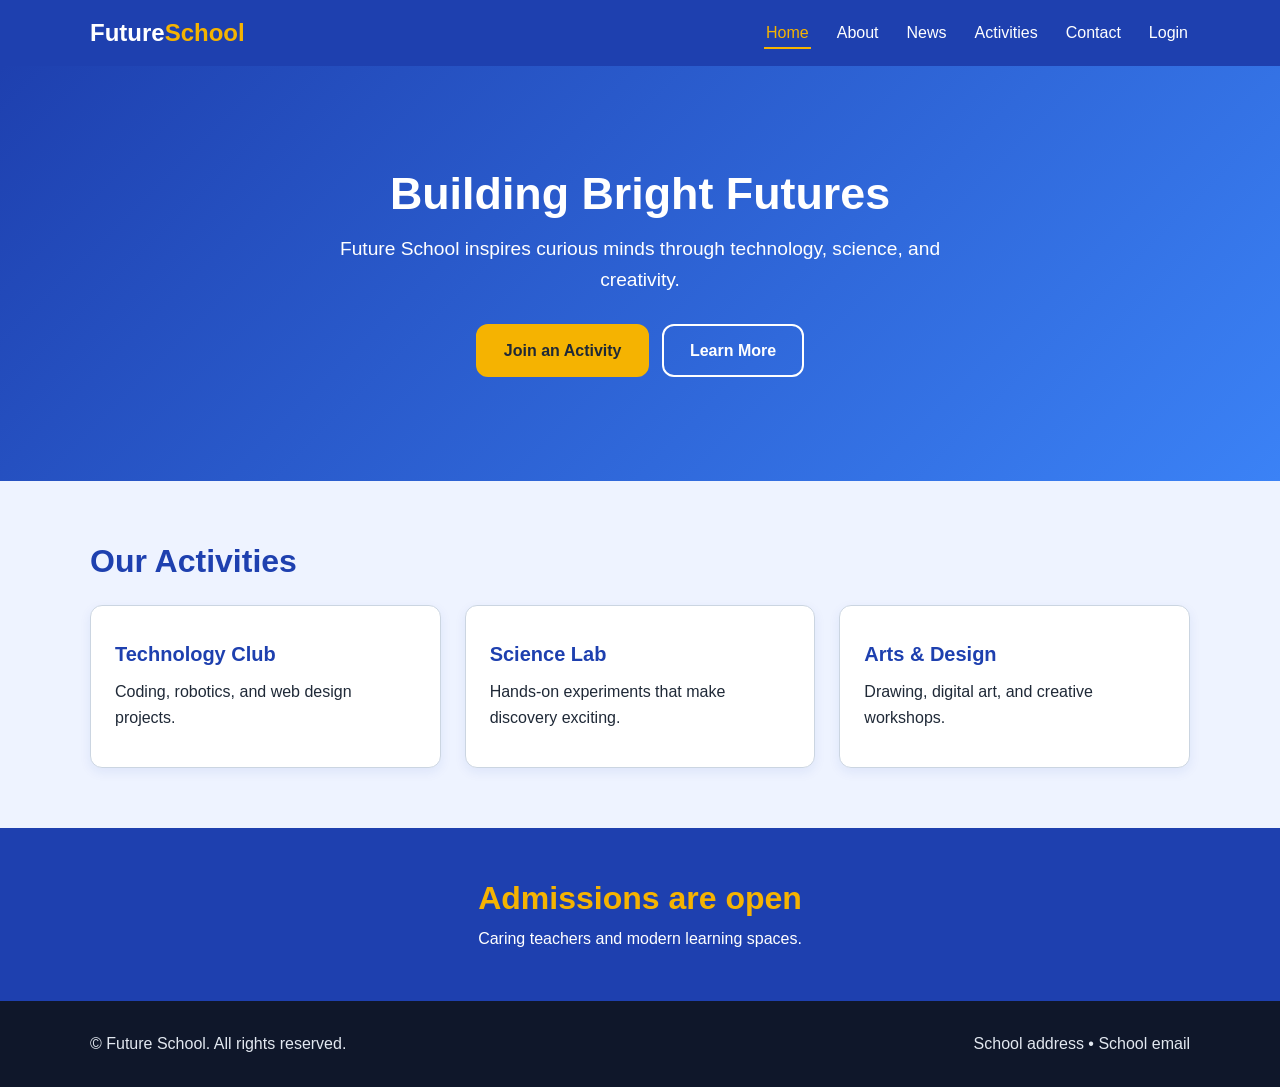
<file: index.html>
<!DOCTYPE html>
<html lang="en">
<head>
  <meta charset="UTF-8">
  <meta name="viewport" content="width=device-width, initial-scale=1">
  <title>Home | Future School</title>
  <link rel="icon" href="assets/favicon.svg" type="image/svg+xml">
  <link rel="stylesheet" href="style.css">
</head>
<body>

  <header>
    <div class="container navbar">
      <a class="brand" href="index.html">Future<span>School</span></a>
      <button class="menu" aria-label="Menu">&#9776;</button>
      <ul class="nav-links">
        <li><a href="index.html" class="on">Home</a></li>
        <li><a href="about.html">About</a></li>
        <li><a href="blog.html">News</a></li>
        <li><a href="booking.html">Activities</a></li>
        <li><a href="contact.html">Contact</a></li>
        <li><a href="login.html">Login</a></li>
      </ul>
    </div>
  </header>

  <section class="hero">
    <div class="container">
      <h1>Building Bright Futures</h1>
      <p>Future School inspires curious minds through technology, science, and creativity.</p>
      <a class="btn" href="booking.html">Join an Activity</a>
      <a class="btn ghost" href="about.html">Learn More</a>
    </div>
  </section>

  <section class="sec">
    <div class="container">
      <h2>Our Activities</h2>
      <div class="cards">
        <article class="card">
          <h3>Technology Club</h3>
          <p>Coding, robotics, and web design projects.</p>
        </article>
        <article class="card">
          <h3>Science Lab</h3>
          <p>Hands-on experiments that make discovery exciting.</p>
        </article>
        <article class="card">
          <h3>Arts &amp; Design</h3>
          <p>Drawing, digital art, and creative workshops.</p>
        </article>
      </div>
    </div>
  </section>

  <section class="band">
    <div class="container">
      <h2>Admissions are open</h2>
      <p>Caring teachers and modern learning spaces.</p>
    </div>
  </section>

  <footer>
    <div class="container foot">
      <p>&copy; Future School. All rights reserved.</p>
      <p>School address &bull; School email</p>
    </div>
  </footer>

  <script>
    document.querySelector(".menu").addEventListener("click", function () {
      document.querySelector(".nav-links").classList.toggle("show");
    });
  </script>

</body>
</html>
</file>
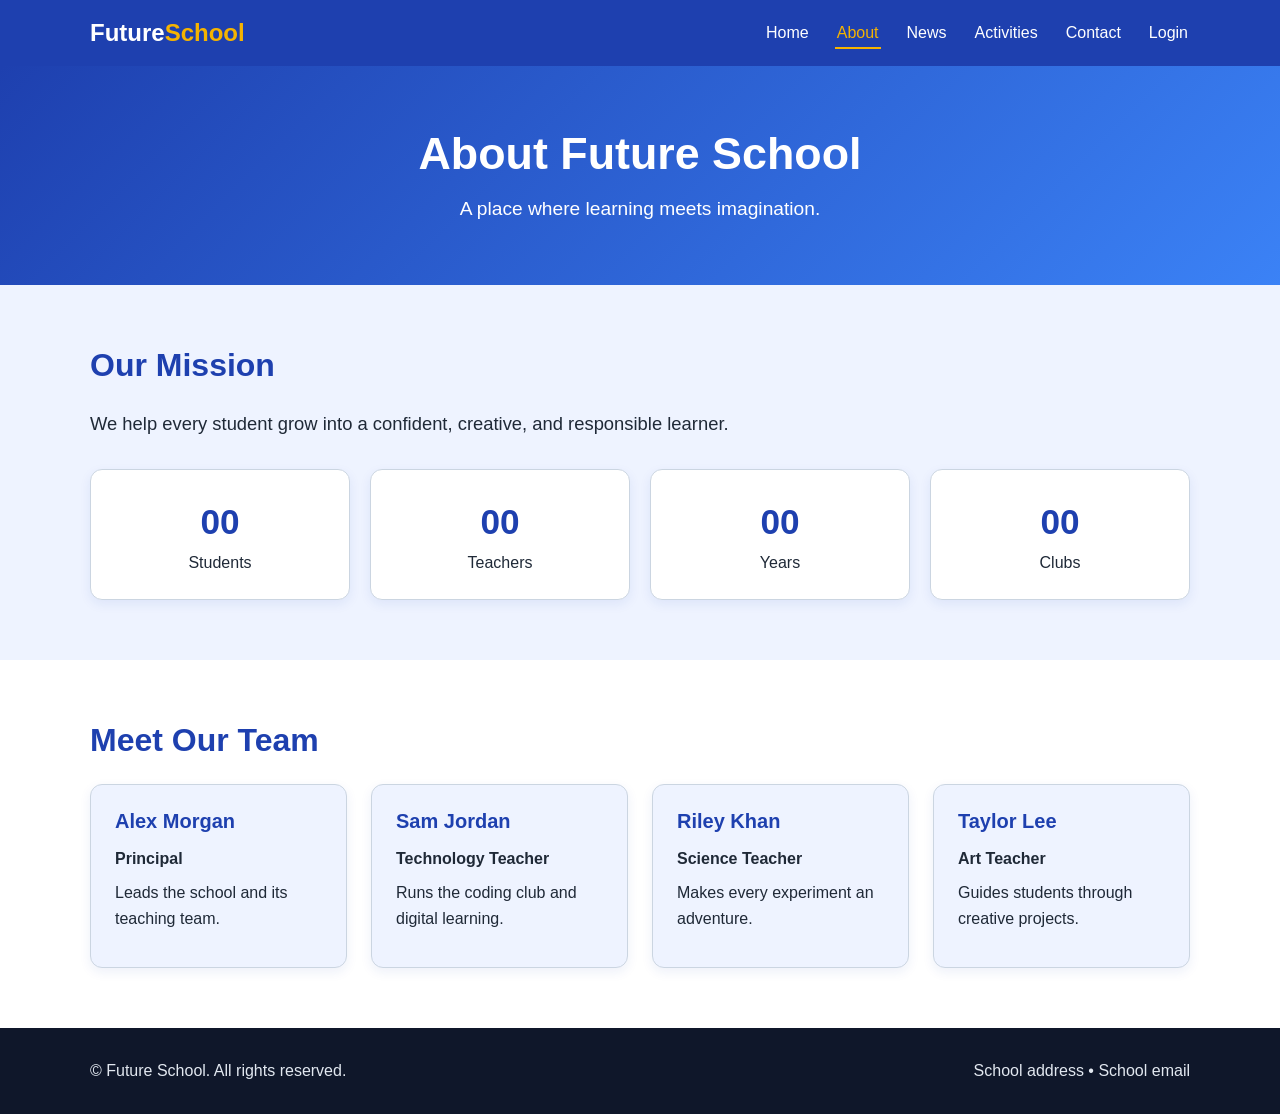
<file: about.html>
<!DOCTYPE html>
<html lang="en">
<head>
  <meta charset="UTF-8">
  <meta name="viewport" content="width=device-width, initial-scale=1">
  <title>About | Future School</title>
  <link rel="icon" href="assets/favicon.svg" type="image/svg+xml">
  <link rel="stylesheet" href="style.css">
</head>
<body>

  <header>
    <div class="container navbar">
      <a class="brand" href="index.html">Future<span>School</span></a>
      <button class="menu" aria-label="Menu">&#9776;</button>
      <ul class="nav-links">
        <li><a href="index.html">Home</a></li>
        <li><a href="about.html" class="on">About</a></li>
        <li><a href="blog.html">News</a></li>
        <li><a href="booking.html">Activities</a></li>
        <li><a href="contact.html">Contact</a></li>
        <li><a href="login.html">Login</a></li>
      </ul>
    </div>
  </header>

  <section class="hero small">
    <div class="container">
      <h1>About Future School</h1>
      <p>A place where learning meets imagination.</p>
    </div>
  </section>

  <section class="sec">
    <div class="container">
      <h2>Our Mission</h2>
      <p class="lead">We help every student grow into a confident, creative, and responsible learner.</p>
      <div class="stats">
        <div class="stat"><b>00</b><span>Students</span></div>
        <div class="stat"><b>00</b><span>Teachers</span></div>
        <div class="stat"><b>00</b><span>Years</span></div>
        <div class="stat"><b>00</b><span>Clubs</span></div>
      </div>
    </div>
  </section>

  <section class="sec alt">
    <div class="container">
      <h2>Meet Our Team</h2>
      <div class="staff">
        <article class="person">
          <h3>Alex Morgan</h3>
          <span class="role">Principal</span>
          <p>Leads the school and its teaching team.</p>
        </article>
        <article class="person">
          <h3>Sam Jordan</h3>
          <span class="role">Technology Teacher</span>
          <p>Runs the coding club and digital learning.</p>
        </article>
        <article class="person">
          <h3>Riley Khan</h3>
          <span class="role">Science Teacher</span>
          <p>Makes every experiment an adventure.</p>
        </article>
        <article class="person">
          <h3>Taylor Lee</h3>
          <span class="role">Art Teacher</span>
          <p>Guides students through creative projects.</p>
        </article>
      </div>
    </div>
  </section>

  <footer>
    <div class="container foot">
      <p>&copy; Future School. All rights reserved.</p>
      <p>School address &bull; School email</p>
    </div>
  </footer>

  <script>
    document.querySelector(".menu").addEventListener("click", function () {
      document.querySelector(".nav-links").classList.toggle("show");
    });
  </script>

</body>
</html>
</file>
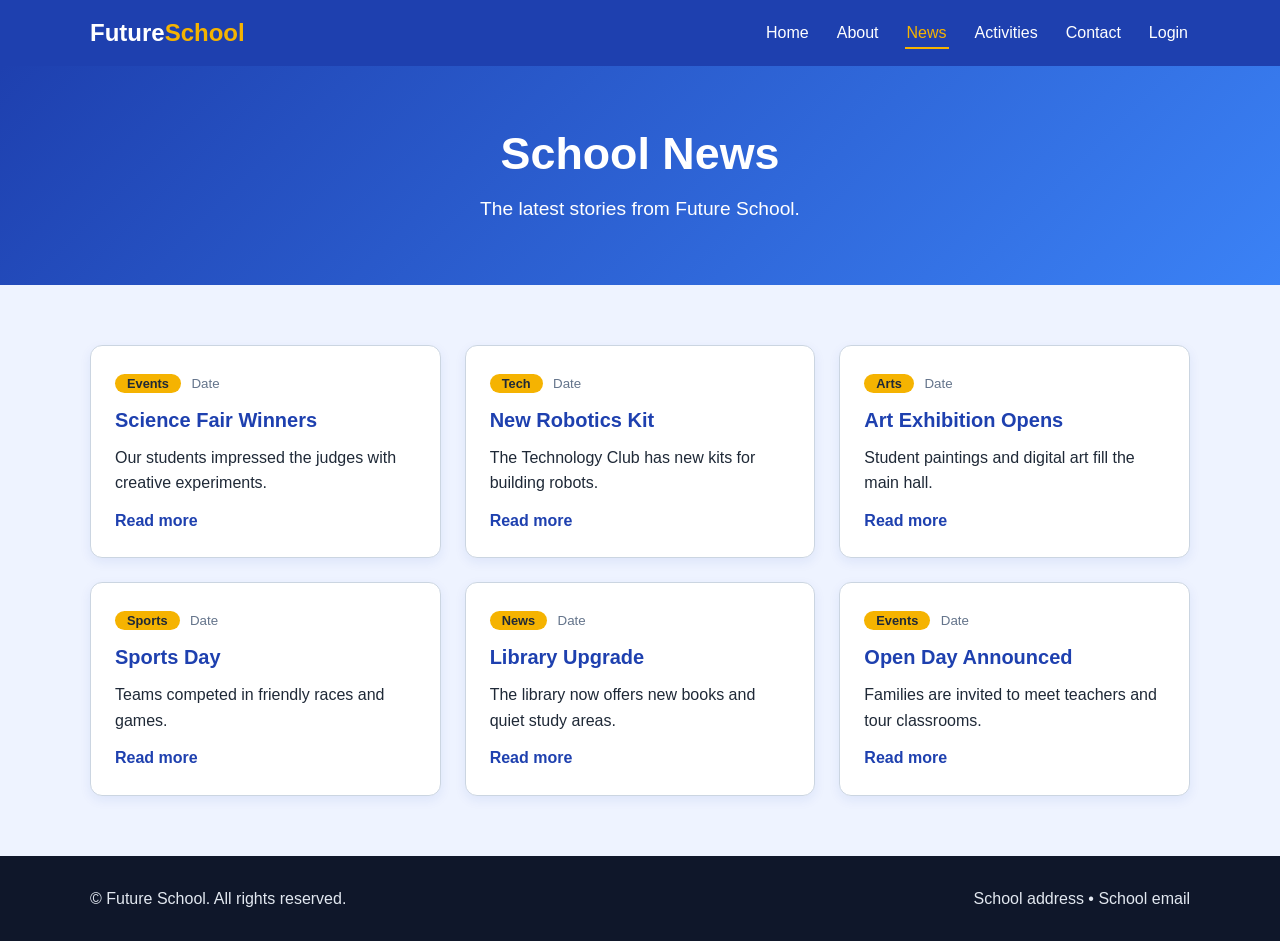
<file: blog.html>
<!DOCTYPE html>
<html lang="en">
<head>
  <meta charset="UTF-8">
  <meta name="viewport" content="width=device-width, initial-scale=1">
  <title>News | Future School</title>
  <link rel="icon" href="assets/favicon.svg" type="image/svg+xml">
  <link rel="stylesheet" href="style.css">
</head>
<body>

  <header>
    <div class="container navbar">
      <a class="brand" href="index.html">Future<span>School</span></a>
      <button class="menu" aria-label="Menu">&#9776;</button>
      <ul class="nav-links">
        <li><a href="index.html">Home</a></li>
        <li><a href="about.html">About</a></li>
        <li><a href="blog.html" class="on">News</a></li>
        <li><a href="booking.html">Activities</a></li>
        <li><a href="contact.html">Contact</a></li>
        <li><a href="login.html">Login</a></li>
      </ul>
    </div>
  </header>

  <section class="hero small">
    <div class="container">
      <h1>School News</h1>
      <p>The latest stories from Future School.</p>
    </div>
  </section>

  <section class="sec">
    <div class="container">
      <div class="blog-grid">
        <article class="card">
          <span class="tag">Events</span> <small>Date</small>
          <h3>Science Fair Winners</h3>
          <p>Our students impressed the judges with creative experiments.</p>
          <a class="more" href="blog.html">Read more</a>
        </article>
        <article class="card">
          <span class="tag">Tech</span> <small>Date</small>
          <h3>New Robotics Kit</h3>
          <p>The Technology Club has new kits for building robots.</p>
          <a class="more" href="blog.html">Read more</a>
        </article>
        <article class="card">
          <span class="tag">Arts</span> <small>Date</small>
          <h3>Art Exhibition Opens</h3>
          <p>Student paintings and digital art fill the main hall.</p>
          <a class="more" href="blog.html">Read more</a>
        </article>
        <article class="card">
          <span class="tag">Sports</span> <small>Date</small>
          <h3>Sports Day</h3>
          <p>Teams competed in friendly races and games.</p>
          <a class="more" href="blog.html">Read more</a>
        </article>
        <article class="card">
          <span class="tag">News</span> <small>Date</small>
          <h3>Library Upgrade</h3>
          <p>The library now offers new books and quiet study areas.</p>
          <a class="more" href="blog.html">Read more</a>
        </article>
        <article class="card">
          <span class="tag">Events</span> <small>Date</small>
          <h3>Open Day Announced</h3>
          <p>Families are invited to meet teachers and tour classrooms.</p>
          <a class="more" href="blog.html">Read more</a>
        </article>
      </div>
    </div>
  </section>

  <footer>
    <div class="container foot">
      <p>&copy; Future School. All rights reserved.</p>
      <p>School address &bull; School email</p>
    </div>
  </footer>

  <script>
    document.querySelector(".menu").addEventListener("click", function () {
      document.querySelector(".nav-links").classList.toggle("show");
    });
  </script>

</body>
</html>
</file>
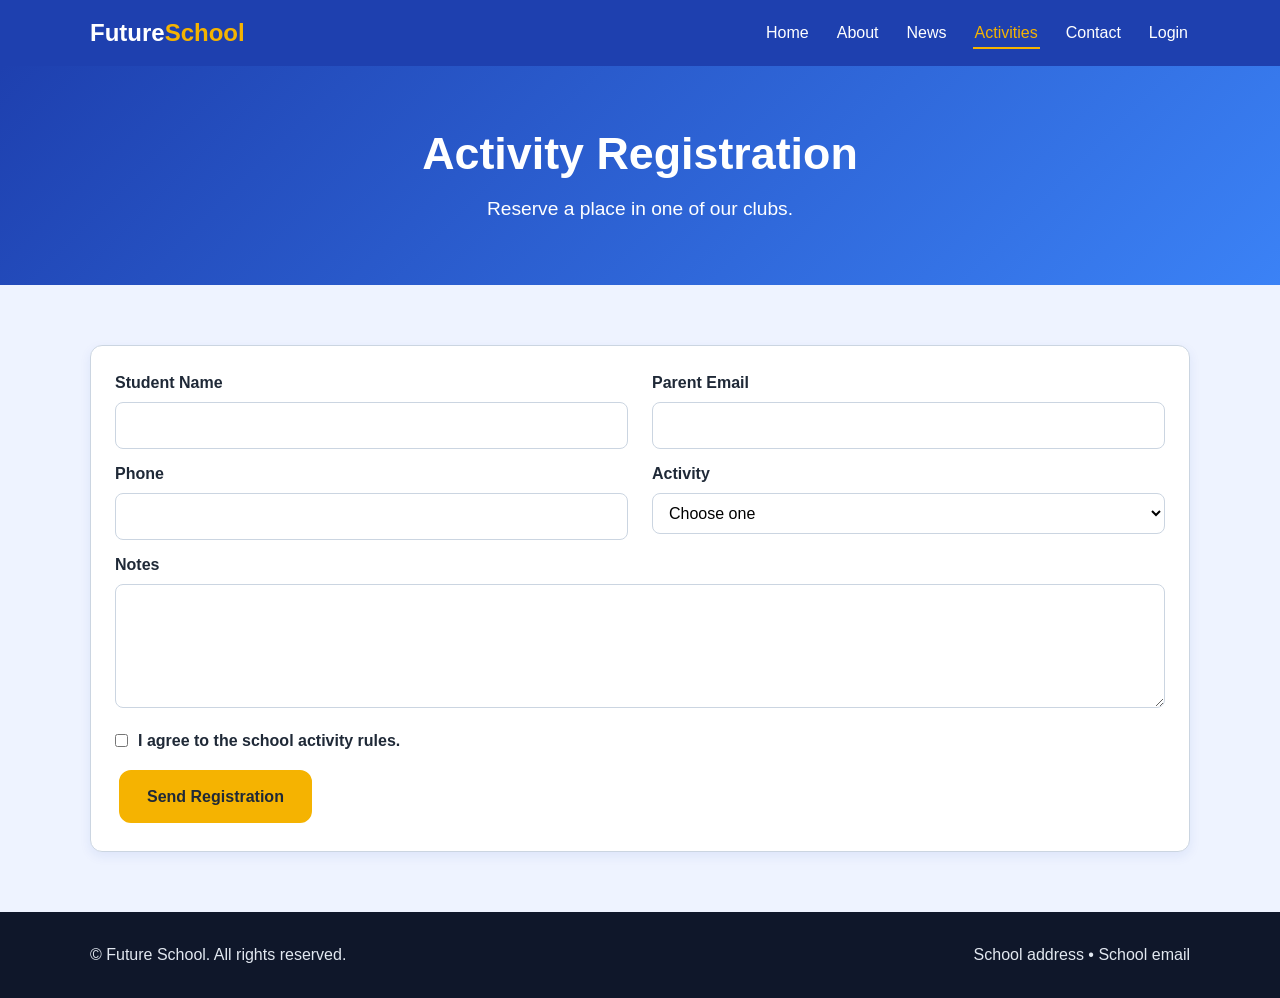
<file: booking.html>
<!DOCTYPE html>
<html lang="en">
<head>
  <meta charset="UTF-8">
  <meta name="viewport" content="width=device-width, initial-scale=1">
  <title>Activities | Future School</title>
  <link rel="icon" href="assets/favicon.svg" type="image/svg+xml">
  <link rel="stylesheet" href="style.css">
</head>
<body>

  <header>
    <div class="container navbar">
      <a class="brand" href="index.html">Future<span>School</span></a>
      <button class="menu" aria-label="Menu">&#9776;</button>
      <ul class="nav-links">
        <li><a href="index.html">Home</a></li>
        <li><a href="about.html">About</a></li>
        <li><a href="blog.html">News</a></li>
        <li><a href="booking.html" class="on">Activities</a></li>
        <li><a href="contact.html">Contact</a></li>
        <li><a href="login.html">Login</a></li>
      </ul>
    </div>
  </header>

  <section class="hero small">
    <div class="container">
      <h1>Activity Registration</h1>
      <p>Reserve a place in one of our clubs.</p>
    </div>
  </section>

  <section class="sec">
    <div class="container">
      <form class="form-grid box" action="#" method="post">
        <div>
          <label for="name">Student Name</label>
          <input type="text" id="name" name="name" required>
        </div>
        <div>
          <label for="mail">Parent Email</label>
          <input type="email" id="mail" name="mail" required>
        </div>
        <div>
          <label for="phone">Phone</label>
          <input type="tel" id="phone" name="phone" required>
        </div>
        <div>
          <label for="club">Activity</label>
          <select id="club" name="club" required>
            <option value="">Choose one</option>
            <option>Technology Club</option>
            <option>Science Lab</option>
            <option>Arts &amp; Design</option>
          </select>
        </div>
        <div class="full">
          <label for="notes">Notes</label>
          <textarea id="notes" name="notes" rows="4"></textarea>
        </div>
        <div class="full check">
          <input type="checkbox" id="ok" name="ok" required>
          <label for="ok">I agree to the school activity rules.</label>
        </div>
        <div class="full">
          <button class="btn" type="submit">Send Registration</button>
        </div>
      </form>
    </div>
  </section>

  <footer>
    <div class="container foot">
      <p>&copy; Future School. All rights reserved.</p>
      <p>School address &bull; School email</p>
    </div>
  </footer>

  <script>
    document.querySelector(".menu").addEventListener("click", function () {
      document.querySelector(".nav-links").classList.toggle("show");
    });
  </script>

</body>
</html>
</file>
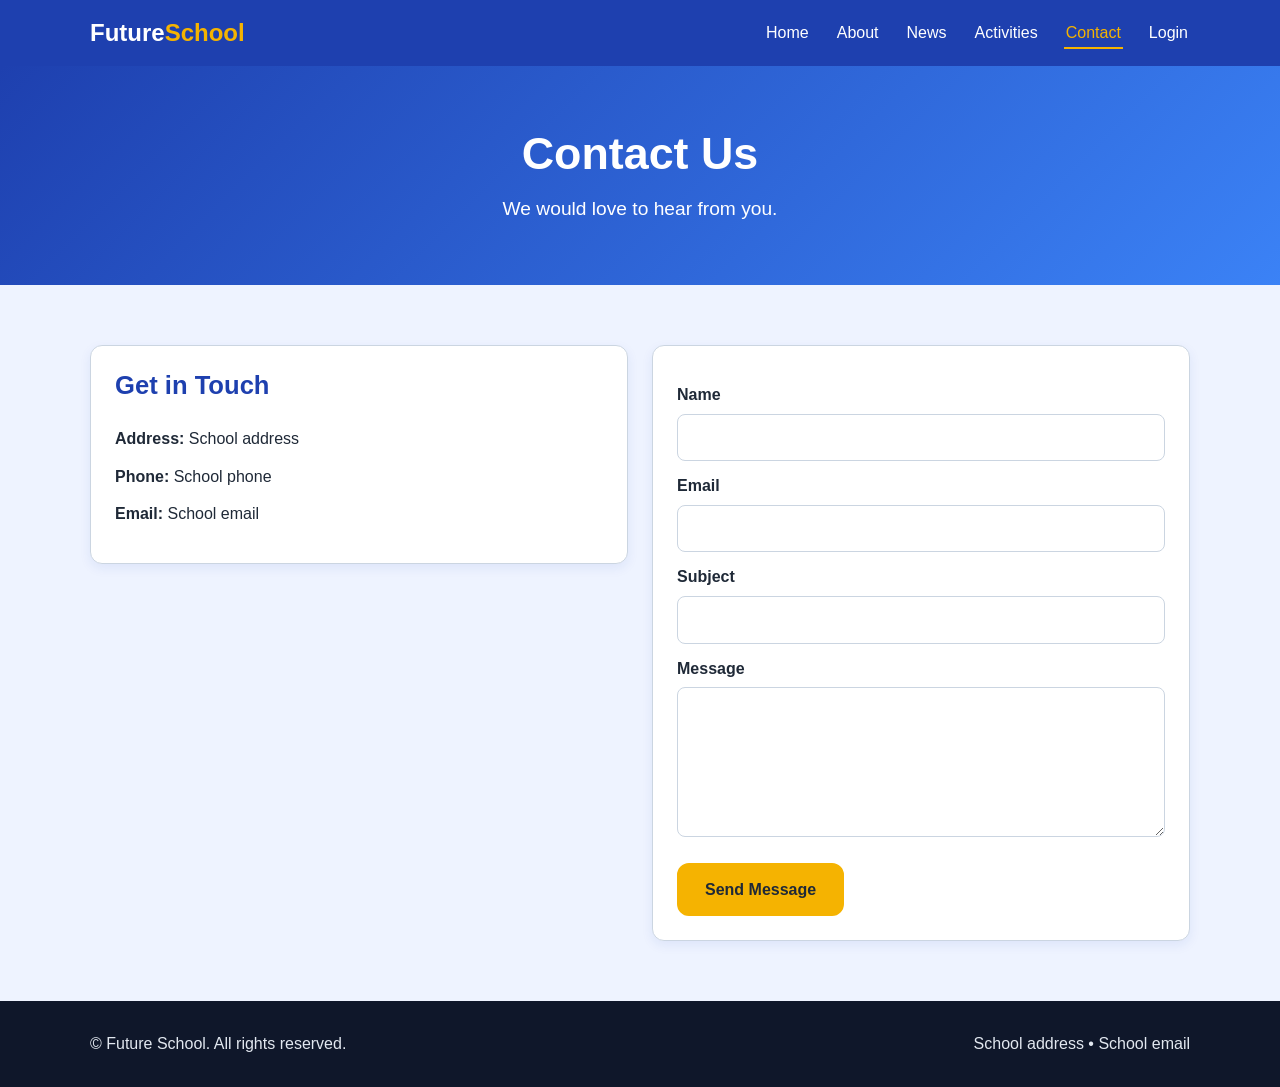
<file: contact.html>
<!DOCTYPE html>
<html lang="en">
<head>
  <meta charset="UTF-8">
  <meta name="viewport" content="width=device-width, initial-scale=1">
  <title>Contact | Future School</title>
  <link rel="icon" href="assets/favicon.svg" type="image/svg+xml">
  <link rel="stylesheet" href="style.css">
</head>
<body>

  <header>
    <div class="container navbar">
      <a class="brand" href="index.html">Future<span>School</span></a>
      <button class="menu" aria-label="Menu">&#9776;</button>
      <ul class="nav-links">
        <li><a href="index.html">Home</a></li>
        <li><a href="about.html">About</a></li>
        <li><a href="blog.html">News</a></li>
        <li><a href="booking.html">Activities</a></li>
        <li><a href="contact.html" class="on">Contact</a></li>
        <li><a href="login.html">Login</a></li>
      </ul>
    </div>
  </header>

  <section class="hero small">
    <div class="container">
      <h1>Contact Us</h1>
      <p>We would love to hear from you.</p>
    </div>
  </section>

  <section class="sec">
    <div class="container split">
      <div class="box info">
        <h2>Get in Touch</h2>
        <p><b>Address:</b> School address</p>
        <p><b>Phone:</b> School phone</p>
        <p><b>Email:</b> School email</p>
      </div>
      <form class="box" action="#" method="post">
        <label for="n">Name</label>
        <input type="text" id="n" name="n" required>

        <label for="e">Email</label>
        <input type="email" id="e" name="e" required>

        <label for="s">Subject</label>
        <input type="text" id="s" name="s" required>

        <label for="m">Message</label>
        <textarea id="m" name="m" rows="5" required></textarea>

        <button class="btn" type="submit">Send Message</button>
      </form>
    </div>
  </section>

  <footer>
    <div class="container foot">
      <p>&copy; Future School. All rights reserved.</p>
      <p>School address &bull; School email</p>
    </div>
  </footer>

  <script>
    document.querySelector(".menu").addEventListener("click", function () {
      document.querySelector(".nav-links").classList.toggle("show");
    });
  </script>

</body>
</html>
</file>
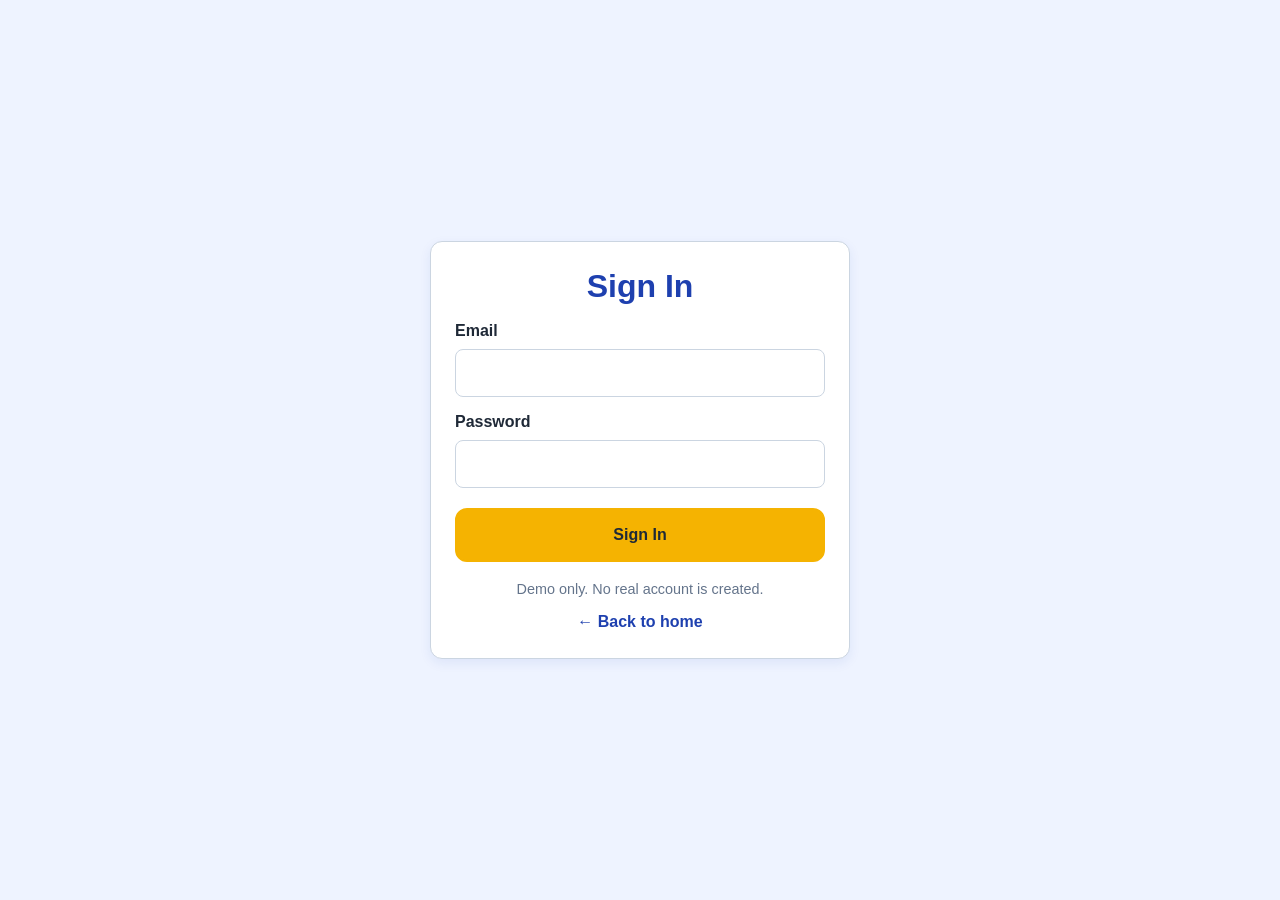
<file: login.html>
<!DOCTYPE html>
<html lang="en">
<head>
  <meta charset="UTF-8">
  <meta name="viewport" content="width=device-width, initial-scale=1">
  <title>Login | Future School</title>
  <link rel="icon" href="assets/favicon.svg" type="image/svg+xml">
  <link rel="stylesheet" href="style.css">
</head>
<body class="solo">

  <main class="login box">
    <h1>Sign In</h1>
    <form action="#" method="post">
      <label for="em">Email</label>
      <input type="email" id="em" name="em" required>

      <label for="pw">Password</label>
      <input type="password" id="pw" name="pw" required>

      <button class="btn" type="submit">Sign In</button>
    </form>
    <p class="note">Demo only. No real account is created.</p>
    <a class="more" href="index.html">&larr; Back to home</a>
  </main>

</body>
</html>
</file>
<file: style.css>
/* ---------- Variables ---------- */
:root {
  --blue: #1e40af;
  --gold: #f5b301;
  --text: #1f2937;
  --surface: #ffffff;
  --soft: #eef3ff;
  --line: #cbd5e1;
  --radius: 12px;
}

/* ---------- Reset ---------- */
* {
  margin: 0;
  padding: 0;
  box-sizing: border-box;
}

body {
  font-family: "Segoe UI", Arial, sans-serif;
  color: var(--text);
  background: var(--soft);
  line-height: 1.6;
}

.container {
  width: min(1100px, 92%);
  margin-inline: auto;
}

h1,
h2,
h3 {
  line-height: 1.25;
  margin-bottom: 12px;
}

h1 {
  font-size: 2.8rem;
}

h2 {
  font-size: 2rem;
  color: var(--blue);
  margin-bottom: 24px;
}

h3 {
  font-size: 1.25rem;
  color: var(--blue);
}

p {
  margin-bottom: 12px;
}

a {
  color: var(--blue);
}

/* ---------- Animation ---------- */
@keyframes up {
  from {
    opacity: 0;
    transform: translateY(26px);
  }
  to {
    opacity: 1;
    transform: none;
  }
}

@keyframes drop {
  from {
    opacity: 0;
    transform: translateY(-100%);
  }
  to {
    opacity: 1;
    transform: none;
  }
}

header {
  animation: drop 0.6s ease both;
}

.hero .container > * {
  animation: up 0.8s ease both;
}

.hero .container > *:nth-child(2) {
  animation-delay: 0.15s;
}

.hero .container > *:nth-child(3) {
  animation-delay: 0.3s;
}

.hero .container > *:nth-child(4) {
  animation-delay: 0.45s;
}

.card,
.person,
.stat,
.box {
  animation: up 0.7s ease both;
}

.card:nth-child(2),
.person:nth-child(2),
.stat:nth-child(2) {
  animation-delay: 0.12s;
}

.card:nth-child(3),
.person:nth-child(3),
.stat:nth-child(3) {
  animation-delay: 0.24s;
}

.card:nth-child(4),
.person:nth-child(4),
.stat:nth-child(4) {
  animation-delay: 0.36s;
}

/* ---------- Header and navigation ---------- */
header {
  background: var(--blue);
}

.navbar {
  display: flex;
  justify-content: space-between;
  align-items: center;
  padding: 14px 0;
}

.brand {
  color: #ffffff;
  font-size: 1.5rem;
  font-weight: 700;
  text-decoration: none;
}

.brand span {
  color: var(--gold);
}

.nav-links {
  display: flex;
  gap: 24px;
  list-style: none;
}

.nav-links a {
  color: #ffffff;
  text-decoration: none;
  padding: 6px 2px;
  border-bottom: 2px solid transparent;
  transition: 0.3s;
}

.nav-links a:hover,
.nav-links a.on {
  color: var(--gold);
  border-bottom-color: var(--gold);
}

.menu {
  display: none;
  background: none;
  color: #ffffff;
  border: 2px solid #ffffff;
  border-radius: 8px;
  font-size: 1.4rem;
  padding: 2px 10px;
  cursor: pointer;
}

/* ---------- Hero ---------- */
.hero {
  background: linear-gradient(135deg, var(--blue), #3b82f6);
  color: #ffffff;
  padding: 100px 0;
  text-align: center;
}

.hero.small {
  padding: 60px 0;
}

.hero p {
  font-size: 1.2rem;
  max-width: 620px;
  margin: 0 auto 24px;
}

.hero.small p {
  margin-bottom: 0;
}

/* ---------- Buttons and links ---------- */
.btn {
  display: inline-block;
  background: var(--gold);
  color: var(--text);
  border: 2px solid var(--gold);
  border-radius: var(--radius);
  padding: 12px 26px;
  font: inherit;
  font-weight: 700;
  text-decoration: none;
  cursor: pointer;
  margin: 4px;
  transition: 0.3s;
}

.btn:hover {
  transform: translateY(-3px);
  box-shadow: 0 8px 18px rgba(0, 0, 0, 0.2);
}

.btn:focus-visible {
  outline: 3px solid var(--blue);
  outline-offset: 3px;
}

.ghost {
  background: transparent;
  color: #ffffff;
  border-color: #ffffff;
}

.more {
  font-weight: 600;
  text-decoration: none;
}

.more:hover {
  text-decoration: underline;
}

/* ---------- Sections and cards ---------- */
.sec {
  padding: 60px 0;
}

.alt {
  background: var(--surface);
}

.lead {
  font-size: 1.15rem;
  max-width: 760px;
  margin-bottom: 30px;
}

.card,
.person,
.stat,
.box {
  background: var(--surface);
  border: 1px solid var(--line);
  border-radius: var(--radius);
  padding: 24px;
  box-shadow: 0 4px 12px rgba(30, 64, 175, 0.08);
}

.card,
.person,
.stat {
  transition: transform 0.3s, box-shadow 0.3s;
}

.card:hover,
.person:hover,
.stat:hover {
  transform: translateY(-8px);
  box-shadow: 0 14px 28px rgba(30, 64, 175, 0.2);
}

.tag {
  background: var(--gold);
  border-radius: 20px;
  padding: 2px 12px;
  font-size: 0.8rem;
  font-weight: 700;
}

.card small {
  color: #64748b;
  margin-left: 6px;
}

.card h3 {
  margin-top: 12px;
}

/* ---------- Home ---------- */
.cards {
  display: grid;
  grid-template-columns: repeat(3, 1fr);
  gap: 24px;
}

.band {
  background: var(--blue);
  color: #ffffff;
  text-align: center;
  padding: 50px 0;
}

.band h2 {
  color: var(--gold);
  margin-bottom: 8px;
}

.band p {
  margin: 0;
}

/* ---------- About ---------- */
.stats {
  display: flex;
  flex-wrap: wrap;
  gap: 20px;
}

.stat {
  flex: 1 1 160px;
  text-align: center;
}

.stat b {
  display: block;
  font-size: 2.2rem;
  color: var(--blue);
}

.staff {
  display: flex;
  flex-wrap: wrap;
  gap: 24px;
}

.person {
  flex: 1 1 220px;
  background: var(--soft);
}

.role {
  display: block;
  font-weight: 600;
  margin-bottom: 8px;
}

/* ---------- News ---------- */
.blog-grid {
  display: grid;
  grid-template-columns: repeat(3, 1fr);
  gap: 24px;
}

/* ---------- Forms ---------- */
label {
  display: block;
  font-weight: 600;
  margin: 12px 0 6px;
}

input,
select,
textarea {
  width: 100%;
  padding: 10px 12px;
  border: 1px solid var(--line);
  border-radius: 8px;
  font: inherit;
  background: #ffffff;
  transition: 0.3s;
}

input:focus,
select:focus,
textarea:focus {
  outline: none;
  border-color: var(--blue);
  box-shadow: 0 0 0 4px rgba(245, 179, 1, 0.5);
}

.form-grid {
  display: grid;
  grid-template-columns: 1fr 1fr;
  gap: 12px 24px;
}

.form-grid label {
  margin-top: 0;
}

.full {
  grid-column: 1 / -1;
}

.check {
  display: flex;
  align-items: center;
  gap: 10px;
}

.check input {
  width: auto;
}

.check label {
  margin: 0;
}

/* ---------- Contact ---------- */
.split {
  display: grid;
  grid-template-columns: 1fr 1fr;
  gap: 24px;
  align-items: start;
}

.split form .btn {
  margin: 18px 0 0;
}

.info h2 {
  font-size: 1.6rem;
}

/* ---------- Login ---------- */
.solo {
  min-height: 100vh;
  display: flex;
  justify-content: center;
  align-items: center;
  padding: 20px;
}

.login {
  width: min(420px, 100%);
}

.login h1 {
  font-size: 2rem;
  color: var(--blue);
  text-align: center;
}

.login .btn {
  width: 100%;
  margin: 20px 0 0;
}

.note {
  text-align: center;
  color: #64748b;
  font-size: 0.9rem;
  margin: 16px 0 8px;
}

.login .more {
  display: block;
  text-align: center;
}

/* ---------- Footer ---------- */
footer {
  background: #0f172a;
  color: #e2e8f0;
  padding: 30px 0;
}

.foot {
  display: flex;
  justify-content: space-between;
  flex-wrap: wrap;
  gap: 10px;
}

.foot p {
  margin: 0;
}

/* ---------- Tablet ---------- */
@media (max-width: 1000px) {
  .cards,
  .blog-grid {
    grid-template-columns: repeat(2, 1fr);
  }
}

/* ---------- Mobile ---------- */
@media (max-width: 768px) {
  h1 {
    font-size: 2rem;
  }

  h2 {
    font-size: 1.5rem;
  }

  .sec {
    padding: 40px 0;
  }

  .hero {
    padding: 60px 0;
  }

  .hero.small {
    padding: 40px 0;
  }

  .navbar {
    flex-wrap: wrap;
  }

  .menu {
    display: block;
  }

  .nav-links {
    display: none;
    flex-direction: column;
    gap: 6px;
    width: 100%;
    padding-top: 12px;
  }

  .nav-links.show {
    display: flex;
  }

  .cards,
  .blog-grid,
  .form-grid,
  .split {
    grid-template-columns: 1fr;
  }

  .foot {
    flex-direction: column;
  }
}
</file>
